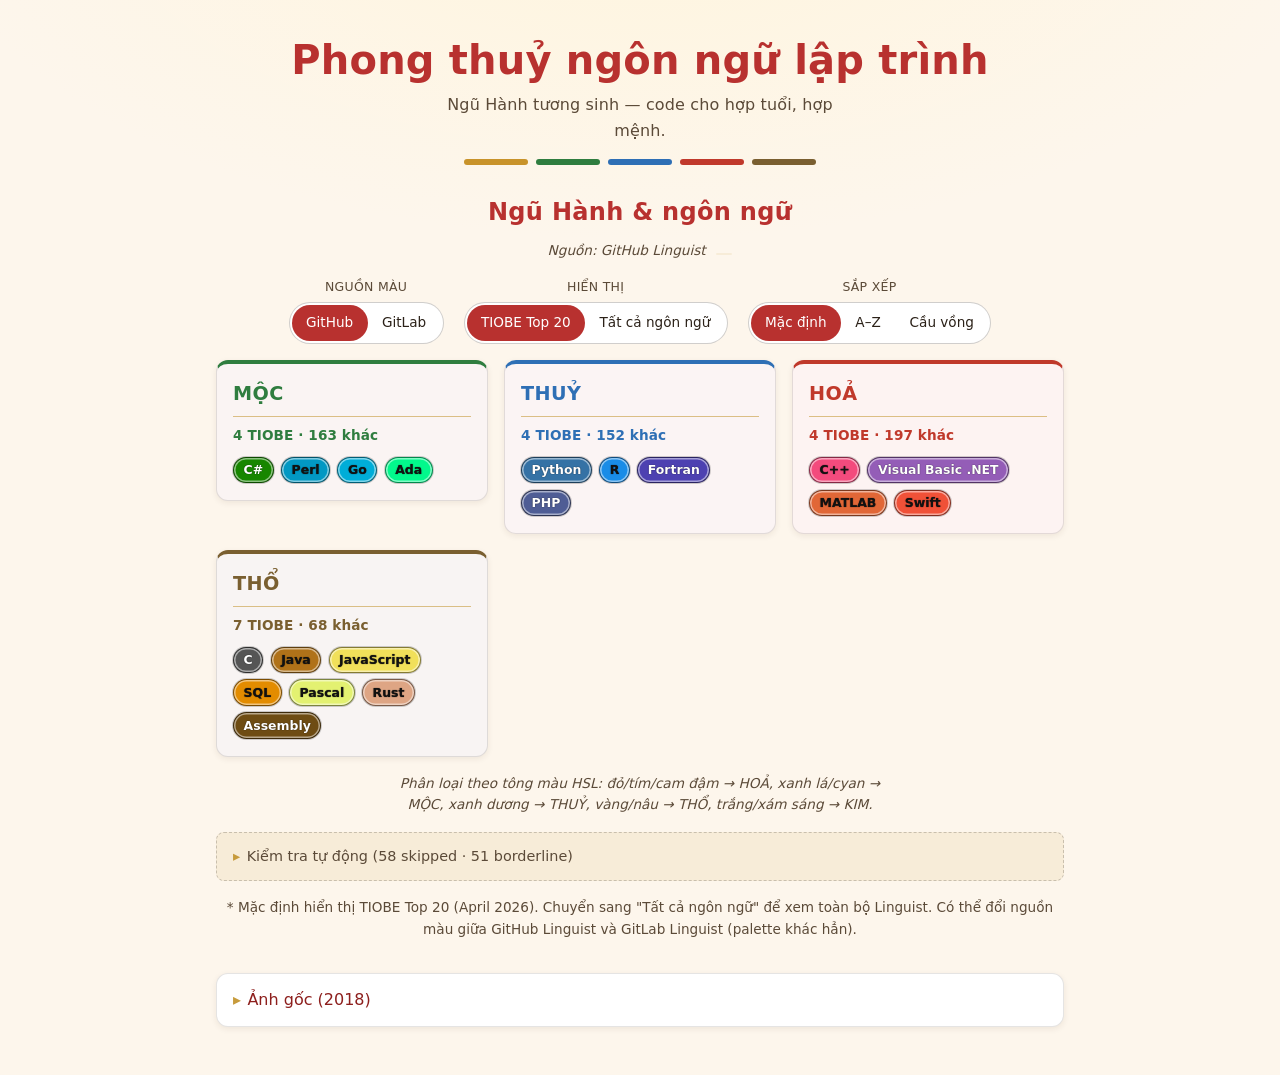
<file: index.html>
<!DOCTYPE html>
<html lang="vi">
<head>
  <meta charset="UTF-8" />
  <meta name="viewport" content="width=device-width, initial-scale=1.0" />
  <title>Phong thuỷ ngôn ngữ lập trình — phân loại theo Ngũ Hành</title>
  <meta
    name="description"
    content="Phân loại ngôn ngữ lập trình theo Ngũ Hành (Kim, Mộc, Thuỷ, Hoả, Thổ) dựa trên màu sắc của GitHub Linguist và GitLab Linguist, tập trung TIOBE Top 20."
  />
  <meta
    name="keywords"
    content="phong thuỷ, ngôn ngữ lập trình, ngũ hành, kim mộc thuỷ hoả thổ, GitHub Linguist, GitLab Linguist, TIOBE"
  />
  <meta name="author" content="tiennm99" />
  <meta property="og:type" content="website" />
  <meta property="og:title" content="Phong thuỷ ngôn ngữ lập trình — phân loại theo Ngũ Hành" />
  <meta
    property="og:description"
    content="Phân loại ngôn ngữ lập trình theo Ngũ Hành dựa trên màu Linguist (GitHub/GitLab), tập trung TIOBE Top 20."
  />
  <meta property="og:image" content="assets/ngon-ngu-lap-trinh-phong-thuy.png" />
  <meta name="twitter:card" content="summary_large_image" />
  <link rel="stylesheet" href="style.css" />
</head>
<body>
  <a class="skip-link" href="#main-content">Bỏ qua tới nội dung chính</a>
  <main class="page" id="main-content">
    <header class="hero">
      <h1>Phong thuỷ ngôn ngữ lập trình</h1>
      <p class="subtitle">Ngũ Hành tương sinh — code cho hợp tuổi, hợp mệnh.</p>
      <div class="hero-ribbon" aria-hidden="true">
        <span class="r-kim"></span>
        <span class="r-moc"></span>
        <span class="r-thuy"></span>
        <span class="r-hoa"></span>
        <span class="r-tho"></span>
      </div>
    </header>

    <section class="elements">
      <h2>Ngũ Hành &amp; ngôn ngữ</h2>
      <p class="mode-tag" id="source-tag">Nguồn: GitHub Linguist <span class="source-note" id="source-note" hidden></span></p>
      <div class="modern-controls">
        <div class="control-group">
          <span class="control-label">Nguồn màu</span>
          <div id="source-toggle"></div>
        </div>
        <div class="control-group">
          <span class="control-label">Hiển thị</span>
          <div id="view-toggle"></div>
        </div>
        <div class="control-group">
          <span class="control-label">Sắp xếp</span>
          <div id="sort-toggle"></div>
        </div>
      </div>
      <div class="grid" id="element-grid"></div>
      <p class="legend"></p>
      <details id="debug-panel" hidden></details>
      <p class="disclaimer">* Mặc định hiển thị TIOBE Top 20 (April 2026). Chuyển sang "Tất cả ngôn ngữ" để xem toàn bộ Linguist. Có thể đổi nguồn màu giữa GitHub Linguist và GitLab Linguist (palette khác hẳn).</p>
    </section>

    <details class="original-image">
      <summary>Ảnh gốc (2018)</summary>
      <figure>
        <img
          src="assets/ngon-ngu-lap-trinh-phong-thuy.png"
          alt="Sơ đồ phong thuỷ ngôn ngữ lập trình theo Ngũ Hành (bài gốc 2018)"
        />
        <figcaption>
          Sơ đồ gốc (2018) — Phạm Huy Hoàng,
          <a href="https://toidicodedao.com/2018/01/02/top-5-ngon-ngu-lap-trinh-dang-hoc-cho-nam-2018/" target="_blank" rel="noopener noreferrer">Tôi đi code dạo</a>.
        </figcaption>
      </figure>
    </details>
  </main>
  <script type="module" src="./js/main.js"></script>
</body>
</html>
</file>
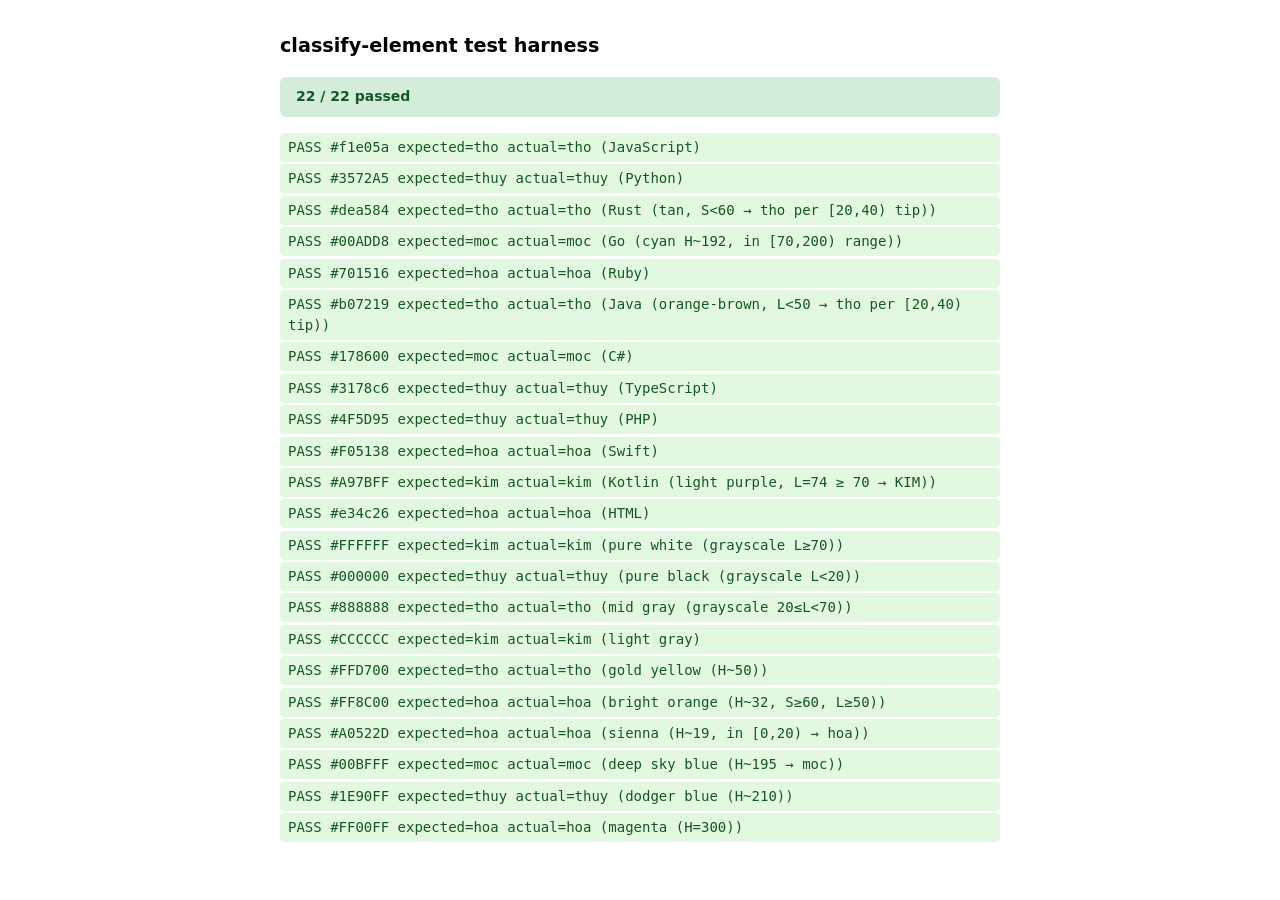
<file: js/classify-element.test.html>
<!DOCTYPE html>
<html lang="en">
<head>
  <meta charset="UTF-8" />
  <title>classify-element test harness</title>
  <style>
    body { font: 14px/1.5 system-ui, sans-serif; max-width: 720px; margin: 2rem auto; padding: 0 1rem; }
    h1 { font-size: 1.2rem; }
    ul { list-style: none; padding: 0; }
    li { padding: 0.25rem 0.5rem; border-radius: 4px; margin: 0.15rem 0; font-family: monospace; }
    li.pass { background: #e3f8e0; color: #155724; }
    li.fail { background: #fde2e2; color: #721c24; }
    .summary { font-weight: bold; margin: 1rem 0; padding: 0.6rem 1rem; border-radius: 6px; }
    .summary.ok { background: #d4edda; color: #155724; }
    .summary.bad { background: #f8d7da; color: #721c24; }
  </style>
</head>
<body>
  <h1>classify-element test harness</h1>
  <div id="summary" class="summary"></div>
  <ul id="results"></ul>

  <script type="module">
    import { classify } from './classify-element.js';

    // 12 sample languages from report §3 + 10 edge cases from report §4
    const cases = [
      // sample languages
      { hex: '#f1e05a', expected: 'tho',  label: 'JavaScript' },
      { hex: '#3572A5', expected: 'thuy', label: 'Python' },
      { hex: '#dea584', expected: 'tho',  label: 'Rust (tan, S<60 → tho per [20,40) tip)' },
      { hex: '#00ADD8', expected: 'moc',  label: 'Go (cyan H~192, in [70,200) range)' },
      { hex: '#701516', expected: 'hoa',  label: 'Ruby' },
      { hex: '#b07219', expected: 'tho',  label: 'Java (orange-brown, L<50 → tho per [20,40) tip)' },
      { hex: '#178600', expected: 'moc',  label: 'C#' },
      { hex: '#3178c6', expected: 'thuy', label: 'TypeScript' },
      { hex: '#4F5D95', expected: 'thuy', label: 'PHP' },
      { hex: '#F05138', expected: 'hoa',  label: 'Swift' },
      { hex: '#A97BFF', expected: 'kim',  label: 'Kotlin (light purple, L=74 ≥ 70 → KIM)' },
      { hex: '#e34c26', expected: 'hoa',  label: 'HTML' },
      // edge cases
      { hex: '#FFFFFF', expected: 'kim',  label: 'pure white (grayscale L≥70)' },
      { hex: '#000000', expected: 'thuy', label: 'pure black (grayscale L<20)' },
      { hex: '#888888', expected: 'tho',  label: 'mid gray (grayscale 20≤L<70)' },
      { hex: '#CCCCCC', expected: 'kim',  label: 'light gray' },
      { hex: '#FFD700', expected: 'tho',  label: 'gold yellow (H~50)' },
      { hex: '#FF8C00', expected: 'hoa',  label: 'bright orange (H~32, S≥60, L≥50)' },
      { hex: '#A0522D', expected: 'hoa',  label: 'sienna (H~19, in [0,20) → hoa)' },
      { hex: '#00BFFF', expected: 'moc',  label: 'deep sky blue (H~195 → moc)' },
      { hex: '#1E90FF', expected: 'thuy', label: 'dodger blue (H~210)' },
      { hex: '#FF00FF', expected: 'hoa',  label: 'magenta (H=300)' },
    ];

    const ul = document.getElementById('results');
    let pass = 0;
    for (const c of cases) {
      let actual;
      let ok;
      try {
        actual = classify(c.hex);
        ok = actual === c.expected;
      } catch (e) {
        actual = `THROW: ${e.message}`;
        ok = false;
      }
      const li = document.createElement('li');
      li.className = ok ? 'pass' : 'fail';
      li.textContent = `${ok ? 'PASS' : 'FAIL'}  ${c.hex}  expected=${c.expected}  actual=${actual}  (${c.label})`;
      ul.appendChild(li);
      if (ok) pass++;
    }

    const summary = document.getElementById('summary');
    summary.className = 'summary ' + (pass === cases.length ? 'ok' : 'bad');
    summary.textContent = `${pass} / ${cases.length} passed`;
  </script>
</body>
</html>
</file>
<file: style.css>
/* Phong-thuỷ ngôn ngữ lập trình — design tokens & layout.
   Palette: warm cream + accent red + gold (lunar-new-year).
   Element accents (kim/moc/thuy/hoa/tho) kept as brand. */

:root {
  --bg: #fdf6ec;
  --bg-tint: #f7ecd8;
  --fg: #2b2118;
  --muted: #5b4a38;             /* darkened for AA on cream */
  --accent: #b8312f;
  --accent-ink: #8d1f1d;
  --gold: #c79b3c;
  --card-bg: #ffffff;
  --border: rgba(43, 33, 24, 0.12);
  --border-strong: rgba(43, 33, 24, 0.22);

  --kim: #c8932a;
  --thuy: #2e6fb5;
  --moc: #2f7d3f;
  --hoa: #c0392b;
  --tho: #7a5f30;

  --shadow: 0 6px 18px rgba(58, 36, 12, 0.10);
  --shadow-sm: 0 2px 6px rgba(58, 36, 12, 0.08);
  --radius-sm: 8px;
  --radius: 12px;
  --focus-ring: 0 0 0 3px rgba(199, 155, 60, 0.45);

  --font-sans: "Be Vietnam Pro", "Inter", "Segoe UI", system-ui, -apple-system,
    "Helvetica Neue", Arial, "Noto Sans", "Noto Sans Vietnamese", sans-serif;
}

* { box-sizing: border-box; }
html, body { margin: 0; padding: 0; }
html { scroll-behavior: smooth; }

@media (prefers-reduced-motion: reduce) {
  html { scroll-behavior: auto; }
  *, *::before, *::after {
    animation-duration: 0.01ms !important;
    animation-iteration-count: 1 !important;
    transition-duration: 0.01ms !important;
  }
}

body {
  font-family: var(--font-sans);
  background: radial-gradient(1200px 600px at 50% -120px, #fff5dd 0%, transparent 60%), var(--bg);
  color: var(--fg);
  line-height: 1.6;
  -webkit-font-smoothing: antialiased;
  text-rendering: optimizeLegibility;
}

.skip-link {
  position: absolute;
  left: -9999px;
  top: 0;
  background: var(--accent);
  color: #fff;
  padding: 0.5rem 0.9rem;
  border-radius: 0 0 8px 0;
  font-weight: 600;
  z-index: 100;
}
.skip-link:focus { left: 0; }

.page {
  max-width: 880px;
  margin: 0 auto;
  padding: 2.25rem 1rem 3rem;
}

/* ---------- Hero ---------- */
.hero { text-align: center; margin-bottom: 1.75rem; padding: 0 0.25rem; }
.hero h1 {
  margin: 0;
  font-size: clamp(1.55rem, 4.4vw, 2.5rem);
  line-height: 1.2; color: var(--accent); letter-spacing: 0.2px; font-weight: 700;
}
.hero .subtitle { margin: 0.5rem auto 0; max-width: 38ch; color: var(--muted); letter-spacing: 0.15px; }
.hero-ribbon {
  display: flex; justify-content: center; gap: 8px;
  margin: 1rem auto 0; width: max-content; max-width: 100%;
}
.hero-ribbon span { display: block; width: 64px; height: 6px; border-radius: 3px; }
.hero-ribbon .r-kim  { background: var(--kim); }
.hero-ribbon .r-moc  { background: var(--moc); }
.hero-ribbon .r-thuy { background: var(--thuy); }
.hero-ribbon .r-hoa  { background: var(--hoa); }
.hero-ribbon .r-tho  { background: var(--tho); }

/* ---------- Original-image disclosure ---------- */
.original-image {
  margin: 2rem 0 0; background: var(--card-bg);
  border: 1px solid var(--border); padding: 0.85rem 1rem;
  border-radius: var(--radius); box-shadow: var(--shadow-sm);
}
.original-image > summary {
  cursor: pointer; list-style: none; font-weight: 500;
  display: inline-flex; align-items: center; gap: 0.4rem;
  color: var(--accent-ink);
}
.original-image > summary::-webkit-details-marker { display: none; }
.original-image > summary::before {
  content: "▸"; display: inline-block;
  transition: transform 0.15s ease; color: var(--gold);
}
.original-image[open] > summary::before { transform: rotate(90deg); }
.original-image > summary:focus-visible {
  outline: none; box-shadow: var(--focus-ring); border-radius: 4px;
}
.original-image figure {
  margin: 0.75rem 0 0; padding: 0.85rem;
  background: var(--bg-tint); border-radius: var(--radius-sm);
}
.original-image img {
  display: block; max-width: 100%; height: auto; border-radius: var(--radius-sm);
}
.original-image figcaption {
  text-align: center; margin-top: 0.6rem; color: var(--muted); font-size: 0.9rem;
}
.original-image figcaption a {
  color: var(--accent-ink);
  text-decoration: underline;
  text-decoration-style: dotted;
  text-decoration-color: var(--accent);
  text-underline-offset: 2px;
}
.original-image figcaption a:hover { color: var(--gold); text-decoration-color: var(--gold); }

/* ---------- Section headings ---------- */
.elements h2 {
  text-align: center; color: var(--accent);
  margin: 1.75rem 0 1rem; font-weight: 700; letter-spacing: 0.3px;
}
.mode-tag {
  text-align: center; font-size: 0.85rem; font-style: italic;
  color: var(--muted); font-weight: 400; margin: -0.5rem 0 1rem;
}
.source-note {
  display: inline-block;
  margin-left: 0.4rem;
  padding: 0.05rem 0.5rem;
  border-radius: 999px;
  background: var(--bg-tint);
  color: var(--accent-ink);
  font-size: 0.7rem;
  font-style: normal;
  font-weight: 600;
  letter-spacing: 0.2px;
}

/* ---------- Card grid ---------- */
/* Grid stays auto-fit (not forced 5-col) — the Ngũ-Hành wheel reads at any
   viewport above 720px without crushing chip names. See plan 260428-1003. */
.grid {
  display: grid;
  gap: 1rem;
  grid-template-columns: repeat(auto-fit, minmax(220px, 1fr));
  align-items: start;
}

.card {
  position: relative; background: var(--card-bg);
  border: 1px solid var(--border); border-top: 4px solid var(--gold);
  border-radius: var(--radius); padding: 0.95rem 1rem 1.05rem;
  box-shadow: var(--shadow-sm);
  transition: transform 0.18s ease, box-shadow 0.18s ease;
}
.card:hover { transform: translateY(-2px); box-shadow: var(--shadow); }

@media (prefers-reduced-motion: reduce) {
  .card { transition: none; }
  .card:hover { transform: none; }
}

.card h3 {
  margin: 0 0 0.5rem;
  font-size: 1.2rem;
  letter-spacing: 0.4px;
  font-weight: 700;
  padding-bottom: 0.4rem;
  border-bottom: 1px solid color-mix(in oklch, var(--gold) 60%, transparent);
}
.card p { margin: 0; color: var(--fg); }

.card.kim  { border-top-color: var(--kim);  background: color-mix(in oklch, var(--kim)  6%, var(--card-bg)); }
.card.kim  h3, .card.kim  .card-count { color: var(--kim);  }
.card.thuy { border-top-color: var(--thuy); background: color-mix(in oklch, var(--thuy) 6%, var(--card-bg)); }
.card.thuy h3, .card.thuy .card-count { color: var(--thuy); }
.card.moc  { border-top-color: var(--moc);  background: color-mix(in oklch, var(--moc)  6%, var(--card-bg)); }
.card.moc  h3, .card.moc  .card-count { color: var(--moc);  }
.card.hoa  { border-top-color: var(--hoa);  background: color-mix(in oklch, var(--hoa)  6%, var(--card-bg)); }
.card.hoa  h3, .card.hoa  .card-count { color: var(--hoa);  }
.card.tho  { border-top-color: var(--tho);  background: color-mix(in oklch, var(--tho)  6%, var(--card-bg)); }
.card.tho  h3, .card.tho  .card-count { color: var(--tho);  }

.disclaimer { text-align: center; color: var(--muted); font-size: 0.85rem; margin-top: 1rem; }

/* ---------- Debug panel disclosure ---------- */
#debug-panel > summary {
  cursor: pointer; list-style: none; font-weight: 500;
  display: inline-flex; align-items: center; gap: 0.4rem;
  color: var(--muted);
}
#debug-panel > summary::-webkit-details-marker { display: none; }
#debug-panel > summary::before {
  content: "▸"; display: inline-block;
  transition: transform 0.15s ease; color: var(--gold);
}
#debug-panel[open] > summary::before { transform: rotate(90deg); }
#debug-panel > summary:focus-visible {
  outline: none; box-shadow: var(--focus-ring); border-radius: 4px;
}

/* ---------- Chip grid (modern panel) ---------- */
.card-count {
  display: block; margin: 0 0 0.6rem;
  color: var(--muted); font-size: 0.85rem; font-weight: 600;
  font-variant-numeric: tabular-nums; letter-spacing: 0.1px;
}

.chips { display: flex; flex-wrap: wrap; gap: 0.4rem 0.45rem; }
.elements.show-all .chips {
  gap: 0.45rem 0.5rem; padding-top: 0.25rem;
  max-height: 60vh; overflow-y: auto;
  scrollbar-width: thin; scrollbar-color: var(--border-strong) transparent;
}
.elements.show-all .chips::-webkit-scrollbar { width: 6px; }
.elements.show-all .chips::-webkit-scrollbar-thumb {
  background: var(--border-strong); border-radius: 3px;
}

/* Chip text contrast policy: best-effort via WCAG luminance picker
   (render-elements.js pickTextColor). Worst post-fix case ~3.5:1
   (Swift, MATLAB) is acceptable for decorative chips. */
.chip {
  display: inline-flex; align-items: center;
  padding: 0.22rem 0.6rem; border-radius: 999px;
  font-size: 0.78rem; line-height: 1.4;
  border: 1px solid rgba(0, 0, 0, 0.22);
  background: var(--bg); color: var(--fg);
  max-width: 100%;
  white-space: normal;
  overflow-wrap: anywhere;
}
/* Subtle outline boost for chips with a colored background — helps borderline
   contrast cases (e.g. Swift #F05138) without changing chip color. */
.chip[style*="background"] {
  text-shadow: 0 0 1px rgba(0, 0, 0, 0.45), 0 0 1px rgba(0, 0, 0, 0.45);
}
.chip-tiobe {
  border-color: rgba(0, 0, 0, 0.45); font-weight: 600;
  box-shadow: inset 0 0 0 1.5px rgba(255, 255, 255, 0.5), 0 0 0 1px rgba(0, 0, 0, 0.18);
}

.elements .chip-other { display: none; }
.elements.show-all .chip-other { display: inline-flex; }

.modern-controls {
  display: flex; flex-wrap: wrap; justify-content: center; align-items: stretch;
  gap: 1rem 1.25rem; margin: 0 0 1rem;
}
.control-group {
  display: inline-flex; flex-direction: column; align-items: center; gap: 0.3rem;
}
.control-label {
  font-size: 0.78rem; color: var(--muted); letter-spacing: 0.3px; text-transform: uppercase;
}
.modern-controls #source-toggle,
.modern-controls #view-toggle,
.modern-controls #sort-toggle { display: flex; margin: 0; }

/* ---------- Segmented control (source / view / sort) ---------- */
.segmented {
  display: inline-flex; border: 1px solid var(--border-strong);
  border-radius: 999px; padding: 2px; background: var(--card-bg);
}
.segmented-btn {
  font: inherit; font-size: 0.85rem; padding: 0.4rem 0.9rem;
  min-height: 36px;
  border-radius: 999px; border: none; background: transparent;
  color: var(--fg); cursor: pointer;
  transition: background 0.15s ease, color 0.15s ease;
}
.segmented-btn[aria-checked="true"] { background: var(--accent); color: #fff; }
.segmented-btn:hover:not([aria-checked="true"]) { background: var(--bg-tint); }
.segmented-btn:focus-visible { outline: none; box-shadow: var(--focus-ring); }

.legend {
  text-align: center; font-style: italic;
  color: var(--muted); font-size: 0.85rem;
  margin: 1rem auto 0; max-width: 60ch;
}

.render-error {
  text-align: center; color: var(--accent-ink);
  padding: 0.9rem 1rem; border: 1px dashed var(--accent);
  border-radius: var(--radius-sm); background: #fff7f6;
}

/* ---------- Debug panel ---------- */
#debug-panel {
  margin-top: 1rem;
  background: var(--bg-tint);
  border: 1px dashed var(--border-strong);
  padding: 0.75rem 1rem;
  border-radius: var(--radius-sm);
  font-size: 0.9rem;
}
#debug-panel[open] { background: var(--card-bg); }
#debug-panel h4 { margin: 0.85rem 0 0.4rem; font-size: 0.9rem; color: var(--fg); }

/* ---------- Mobile ---------- */
@media (max-width: 720px) {
  .grid { grid-template-columns: 1fr; }
}

@media (max-width: 480px) {
  .modern-controls { flex-direction: column; align-items: stretch; gap: 0.85rem; }
  .modern-controls .control-group { flex-direction: row; justify-content: space-between; gap: 0.6rem; }
  .modern-controls .control-label { align-self: center; flex-shrink: 0; }
  .segmented-btn { min-height: 44px; padding: 0.5rem 0.9rem; }
  .hero-ribbon span { width: clamp(40px, 14vw, 64px); }
}

@media (max-width: 420px) {
  .page { padding: 1.75rem 0.85rem 2.5rem; }
  .chip { font-size: 0.74rem; padding: 0.22rem 0.55rem; min-height: 28px; }
}
</file>
